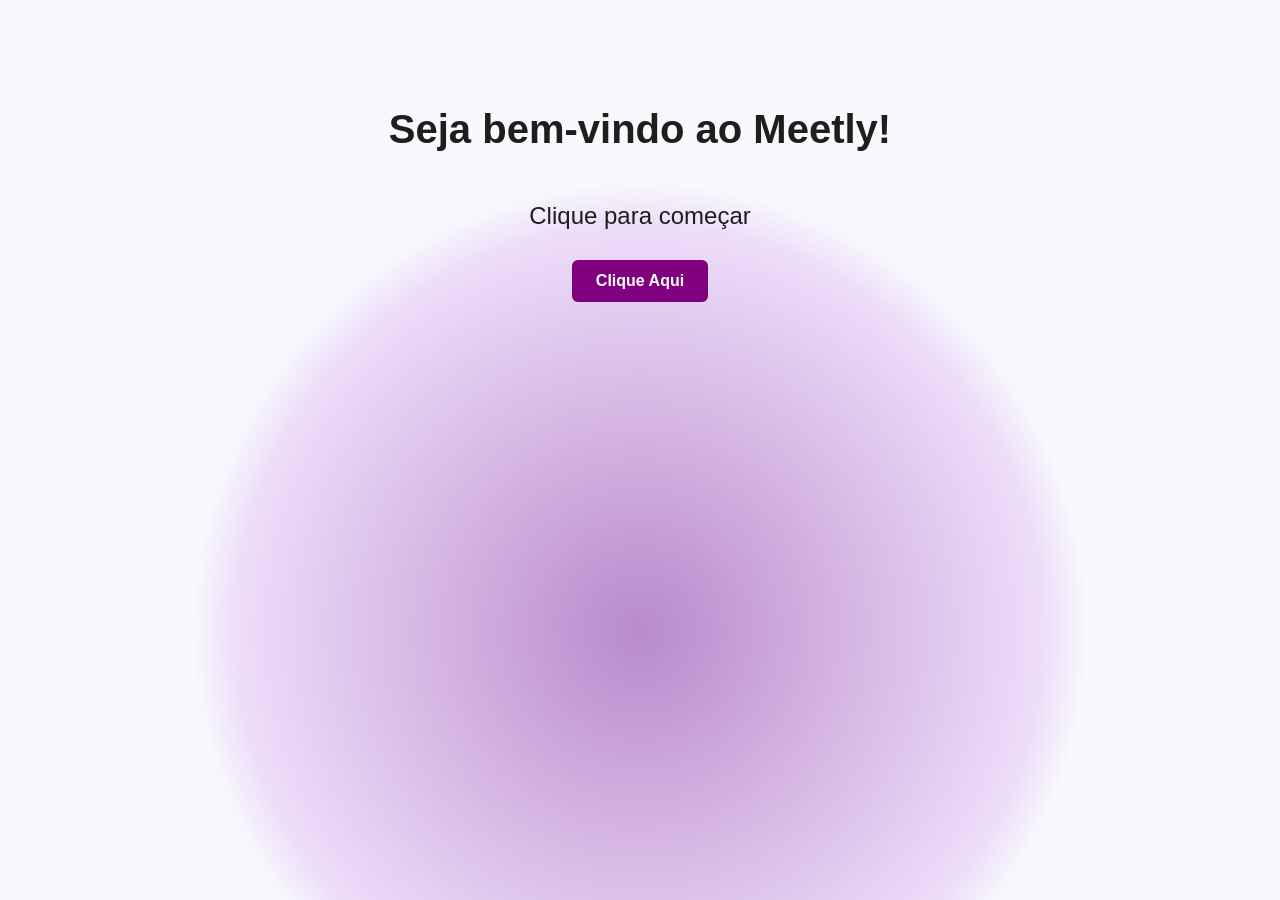
<file: index.html>
<!DOCTYPE html>
<html lang="pt-BR">
<head>
  <meta charset="UTF-8">
  <meta http-equiv="X-UA-Compatible" content="IE=edge">
  <meta name="viewport" content="width=device-width, initial-scale=1.0">
  <title>Meetly</title>
  <link rel="stylesheet" href="style.css">
</head>
<body>
  <div class="boas-vindas">
    <h1>Seja bem-vindo ao Meetly!</h1>
    <h2>Clique para começar</h2>
    
    <button id="btn-navegar" class="botao">Clique Aqui</button>
  </div>

  <script src="script.js"></script>
</body>
</html>
</file>
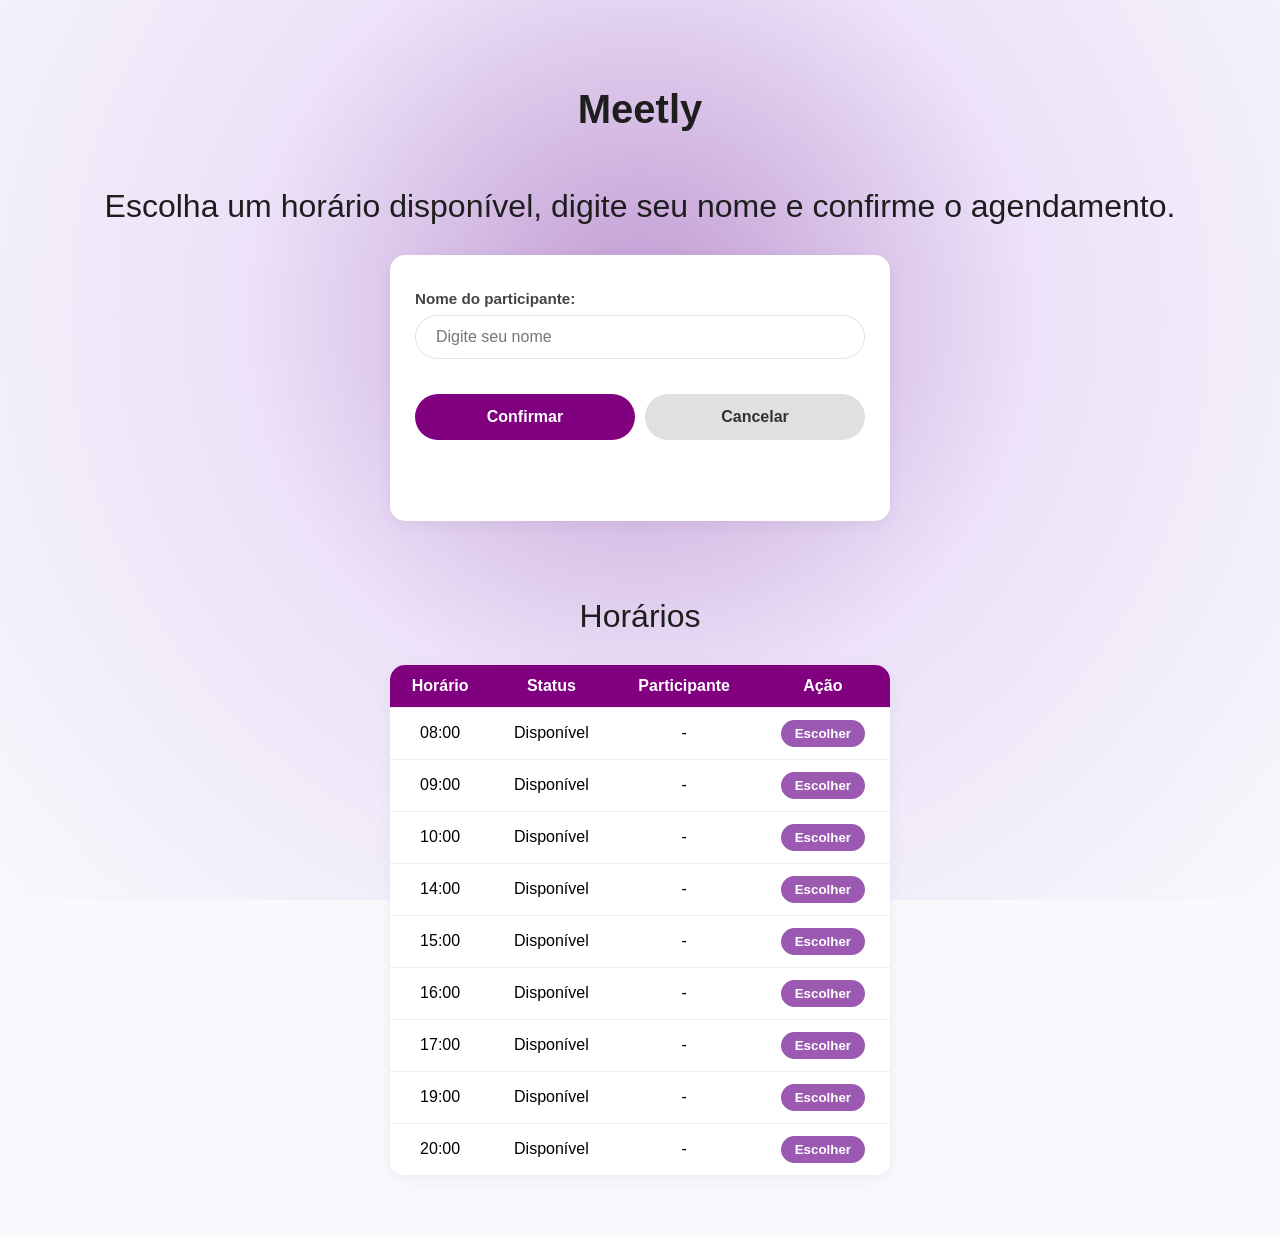
<file: pag2.html>
<!DOCTYPE html>
<html lang="en">
<head>
  <meta charset="UTF-8">
  <meta http-equiv="X-UA-Compatible" content="IE=edge">
  <meta name="viewport" content="width=device-width, initial-scale=1.0">
  <title>Meetly</title>
  <link rel="stylesheet" href="pag2.css?v=medium">
</head>
<body>
<div class="boas-vindas">
  <h1>Meetly</h1>
  
  <h2>Escolha um horário disponível, digite seu nome e confirme o agendamento.</h2>
  
  <div class="formulario">
    <label for="nome">Nome do participante:</label>
    <input type="text" placeholder="Digite seu nome" id="nome">
    
    <div class="botoes">
      <button id="confirmarBtn">Confirmar</button>
      <button id="cancelarBtn" class="cancelar">Cancelar</button>
    </div>
    
    <p id="mensagem"></p>
  </div> <h2>Horários</h2>

  <table>
    <thead>
      <tr>
        <th>Horário</th>
        <th>Status</th>
        <th>Participante</th>
        <th>Ação</th>
      </tr>
    </thead>
    <tbody>
      <tr>
        <td>08:00</td>
        <td class="status">Disponível</td>
        <td class="participante">-</td>
        <td><button class="btn-escolher">Escolher</button></td>
      </tr>
      <tr>
        <td>09:00</td>
        <td class="status">Disponível</td>
        <td class="participante">-</td>
        <td><button class="btn-escolher">Escolher</button></td>
      </tr>
      <tr>
        <td>10:00</td>
        <td class="status">Disponível</td>
        <td class="participante">-</td>
        <td><button class="btn-escolher">Escolher</button></td>
      </tr>
      <tr>
        <td>14:00</td>
        <td class="status">Disponível</td>
        <td class="participante">-</td>
        <td><button class="btn-escolher">Escolher</button></td>
      </tr>
      <tr>
        <td>15:00</td>
        <td class="status">Disponível</td>
        <td class="participante">-</td>
        <td><button class="btn-escolher">Escolher</button></td>
      </tr>
      <tr>
        <td>16:00</td>
        <td class="status">Disponível</td>
        <td class="participante">-</td>
        <td><button class="btn-escolher">Escolher</button></td>
      </tr>
      <tr>
        <td>17:00</td>
        <td class="status">Disponível</td>
        <td class="participante">-</td>
        <td><button class="btn-escolher">Escolher</button></td>
      </tr>
      <tr>
        <td>19:00</td>
        <td class="status">Disponível</td>
        <td class="participante">-</td>
        <td><button class="btn-escolher">Escolher</button></td>
      </tr>
      <tr>
        <td>20:00</td>
        <td class="status">Disponível</td>
        <td class="participante">-</td>
        <td><button class="btn-escolher">Escolher</button></td>
      </tr>
    </tbody>
  </table>
</div> 

  <script src="pag2.js"></script>
</body>
</html>
</file>
<file: style.css>
/* Garante que o fundo ocupe a tela inteira */
body, html {
  margin: 0;
  padding: 0;
  width: 100%;
  height: 100%;
  font-family: sans-serif;
}

.boas-vindas {
  width: 100vw; /*ambos que tem esse "vh" tornam tudo de acordo com a tela completa*/
  height: 100vh;
  display: flex;
  flex-direction: column; 
  justify-content: flex-start;
  align-items: center;
  padding-top: 80px; 
  box-sizing: border-box;
  
  /*estilizando o fundo*/
  background:
    radial-gradient(
    circle at 50% 70%, 
    rgba(155, 89, 182, 0.7) 0%,
    rgba(212, 170, 240, 0.4) 45%,
    #f7f9fc 50%
  ); /*O circulo no fundo*/
}


h1 {
  color: #1e1e1e;
  font-size: 2.5rem;
  font-weight: 600; /*deixa o negrito de forma diferente*/
  margin-bottom: 10px; /*margem para baixo*/
}

h2{
  color: #1e1e1e;
  font-size: 2.rem;
  font-weight: 500;
  padding-top: 20px;
  margin-bottom: 30px;/* margem*/
  
}

.botao {
  
  background-color: purple; 
  color: white; 
  padding: 12px 24px; /*espaço de  dentro */
  
  font-size: 16px; 
  font-weight: bold;
  border: none; 
  border-radius: 6px; /* deixa redondinho*/
  cursor: pointer; /*deixa a "mãozinha"*/
  
  transition: background-color 0.3s ease; /* muda de cor devagar */
}

.botao:hover {
  background-color: black; /* muda a cor para preto */
}

.botao:active {
  transform: scale(0.98); /* Dá um leve efeito de "afundar" */
}
</file>
<file: pag2.css>
/* Garante que o fundo ocupe a tela inteira */
body, html {
  margin: 0;
  padding: 0;
  width: 100%;
  height: 100%;
  min-height: 100vh;
  font-family: sans-serif;
  background-color: #f7f9fc;

}

.boas-vindas {
  width: 100vw; /*ambos que tem esse "vh" tornam tudo de acordo com a tela completa*/
  min-height: 100vh; 
  display: flex;
  flex-direction: column; 
  justify-content: flex-start;
  align-items: center;
  padding: 60px 20px; 
  box-sizing: border-box;
  /*estilizando o fundo*/
background: radial-gradient(
    circle at 50% 35%, 
    rgba(155, 89, 182, 0.6) 0%,
    rgba(212, 170, 240, 0.3) 45%,
    #f7f9fc 100%
  ) no-repeat fixed; 
}
 

h1 {
  color: #1e1e1e;
  font-size: 2.5rem;
  font-weight: 600; /*deixa o negrito de forma diferente*/
  margin-bottom: 10px; /*margem para baixo*/
  text-align: center; /* garante que o título fique centralizado */
}

h2 {
  color: #1e1e1e;
  font-size: 2rem; 
  font-weight: 500;
  padding-top: 20px;
  margin-bottom: 30px;/* margem*/
  text-align: center; 
}


.formulario {
  background: white;
  padding: 25px;
  border-radius: 15px;
  box-shadow: 0 4px 15px rgba(0,0,0,0.05);
  width: 100%;
  max-width: 500px; /*alinha o tamanho*/
  box-sizing: border-box;
  margin-bottom: 30px;
}

.nome, #nome {
  width: 100%;
  padding: 12px 20px;
  margin-top: 8px;
  margin-bottom: 15px;
  font-size: 1rem;
  border: 1px solid #e0e0e0;
  border-radius: 30px; /* deixa redondinho */
  outline: none;
  box-sizing: border-box;
  background-color: #fff;
  transition: all 0.3s ease;
}

/* efeito diferente quando clica para digitar ou selecionar */
.nome:focus, #nome:focus {
  border-color: #9b59b2;
  box-shadow: 0 0 8px rgba(155, 89, 182, 0.2);
}

label {
  display: block;
  font-size: 0.95rem;
  font-weight: bold;
  color: #444;
  margin-top: 10px;
  text-align: left; /* deixa o texto pra esquerda*/
}

/* ajeitando a mensagem */
#mensagem {
  margin-top: 20px;
  min-height: 20px; 
  font-weight: bold;
  text-align: center;
  display: block; /*deixa que o parágrafo fique como um bloco centralizado */
}

/* estilizando os botoes*/
.botoes {
  display: flex;
  gap: 10px; /*espaço*/
  margin-top: 20px;
}

/*estilizando os ids*/
#confirmarBtn, #cancelarBtn {
  flex: 1;
  padding: 14px 24px; /*espaço de  dentro ligeiramente maior para destaque */
  font-size: 16px; 
  font-weight: bold;
  border: none; 
  border-radius: 30px; /* deixa redondinho */
  cursor: pointer; /*deixa a "mãozinha"*/
  transition: all 0.3s ease; /* muda de cor devagar */
}

#confirmarBtn {
  background-color: purple; 
  color: white; 
}

#confirmarBtn:hover {
  background-color: black; /* muda a cor para preto */
}

#cancelarBtn {
  background-color: #e0e0e0;
  color: #333;
}

#cancelarBtn:hover {
  background-color: #d5d5d5; /* escurece o cinza quando passa o mouse */
}


#confirmarBtn:active, #cancelarBtn:active {
  transform: scale(0.98); /* dá um efeito de afundar */
}


table {
  margin: 0 auto;       /* fica centralizado na lateral */
  width: 100%;
  max-width: 500px;     /* impede que a tabela estique demais e saia do centro */
  border-collapse: collapse;
  background: white;
  border-radius: 15px; 
  overflow: hidden;     /* o fundo roxo do topo não suma com o arredondado */
  box-shadow: 0 4px 15px rgba(0, 0, 0, 0.05); /* um pouco de sombra*/
}

th, td {
  padding: 12px;
  text-align: center; 
  border-bottom: 1px solid #eee;
}

th {
  background-color: purple;
  color: white;
  font-weight: 600;
}

/* Estilo de destaque para a linha selecionada */
tr.linha-selecionada {
  background-color: rgba(212, 170, 240, 0.25) !important;
}

/* Estilo padrão do botão Escolher dentro da tabela */
.btn-escolher {
  background-color: #9b59b2;
  color: white;
  border: none;
  padding: 6px 14px;
  border-radius: 30px;
  cursor: pointer;
  font-weight: bold;
  transition: all 0.2s ease;
}

.btn-escolher:hover {
  background-color: black;
}

/* estilizando o indisponível */
.btn-escolher:disabled {
  background-color: #e0e0e0 !important;
  color: #a0a0a0 !important;
  cursor: not-allowed;
}

/* agendado*/
.texto-agendado {
  color: #27ae60;
  font-weight: bold;
}

/*pra que fique adquado a celular*/
@media (max-width: 600px) {
  
  /* diminuindo o titulo */
  h1 {
    font-size: 1.8rem;
  }
  
  h2 {
    font-size: 1.3rem;
    margin-bottom: 20px;
  }

  /*dando  o espacinho interno*/
  .boas-vindas {
    padding: 30px 15px;
  }
  
  /*ajeitando os btns em relaçao a responsividade*/
  .botoes {
    flex-direction: column;
    gap: 12px;
  }

  /*ajeitando a tabela em relaçao a responsividade*/
  table {
    display: block;
    width: 100%;
    overflow-x: auto; /* adequar a tela*/
    white-space: nowrap; /*pra que a linha nao vá quebrar*/
  }
}
</file>
